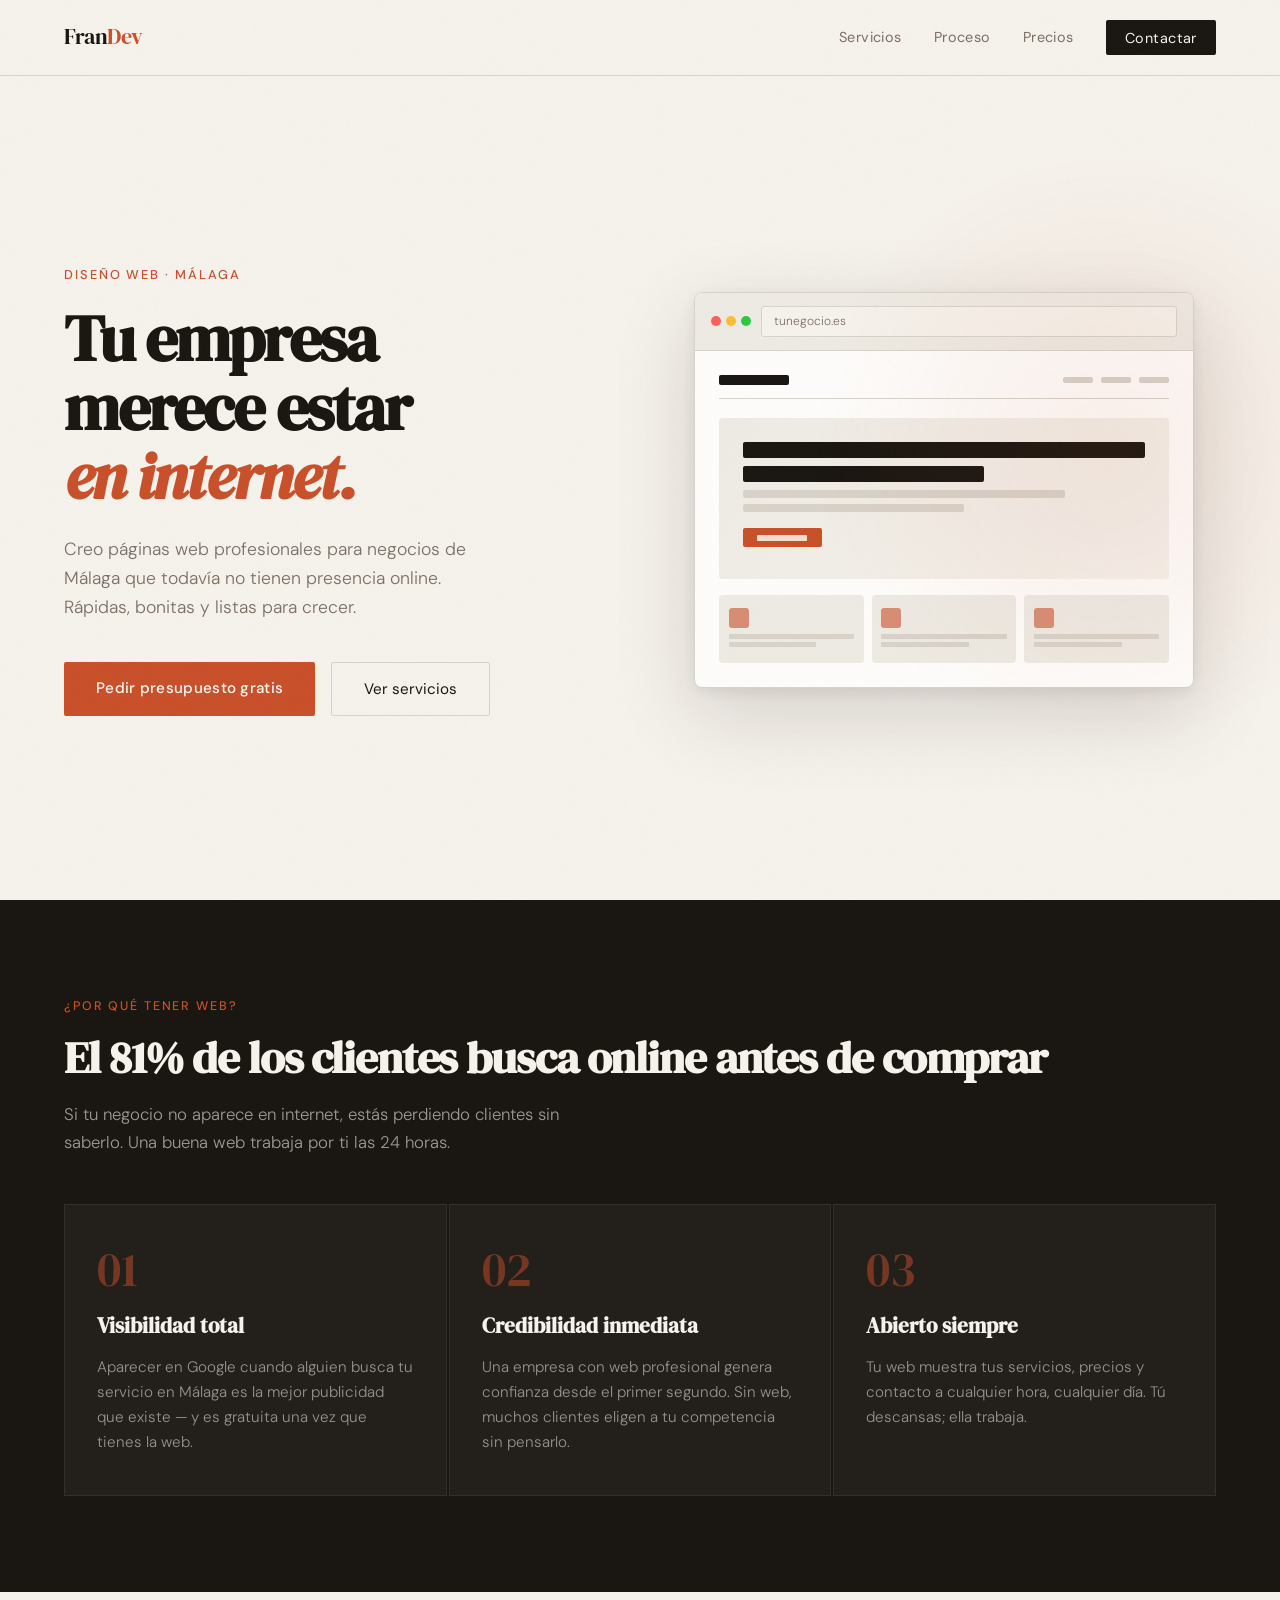
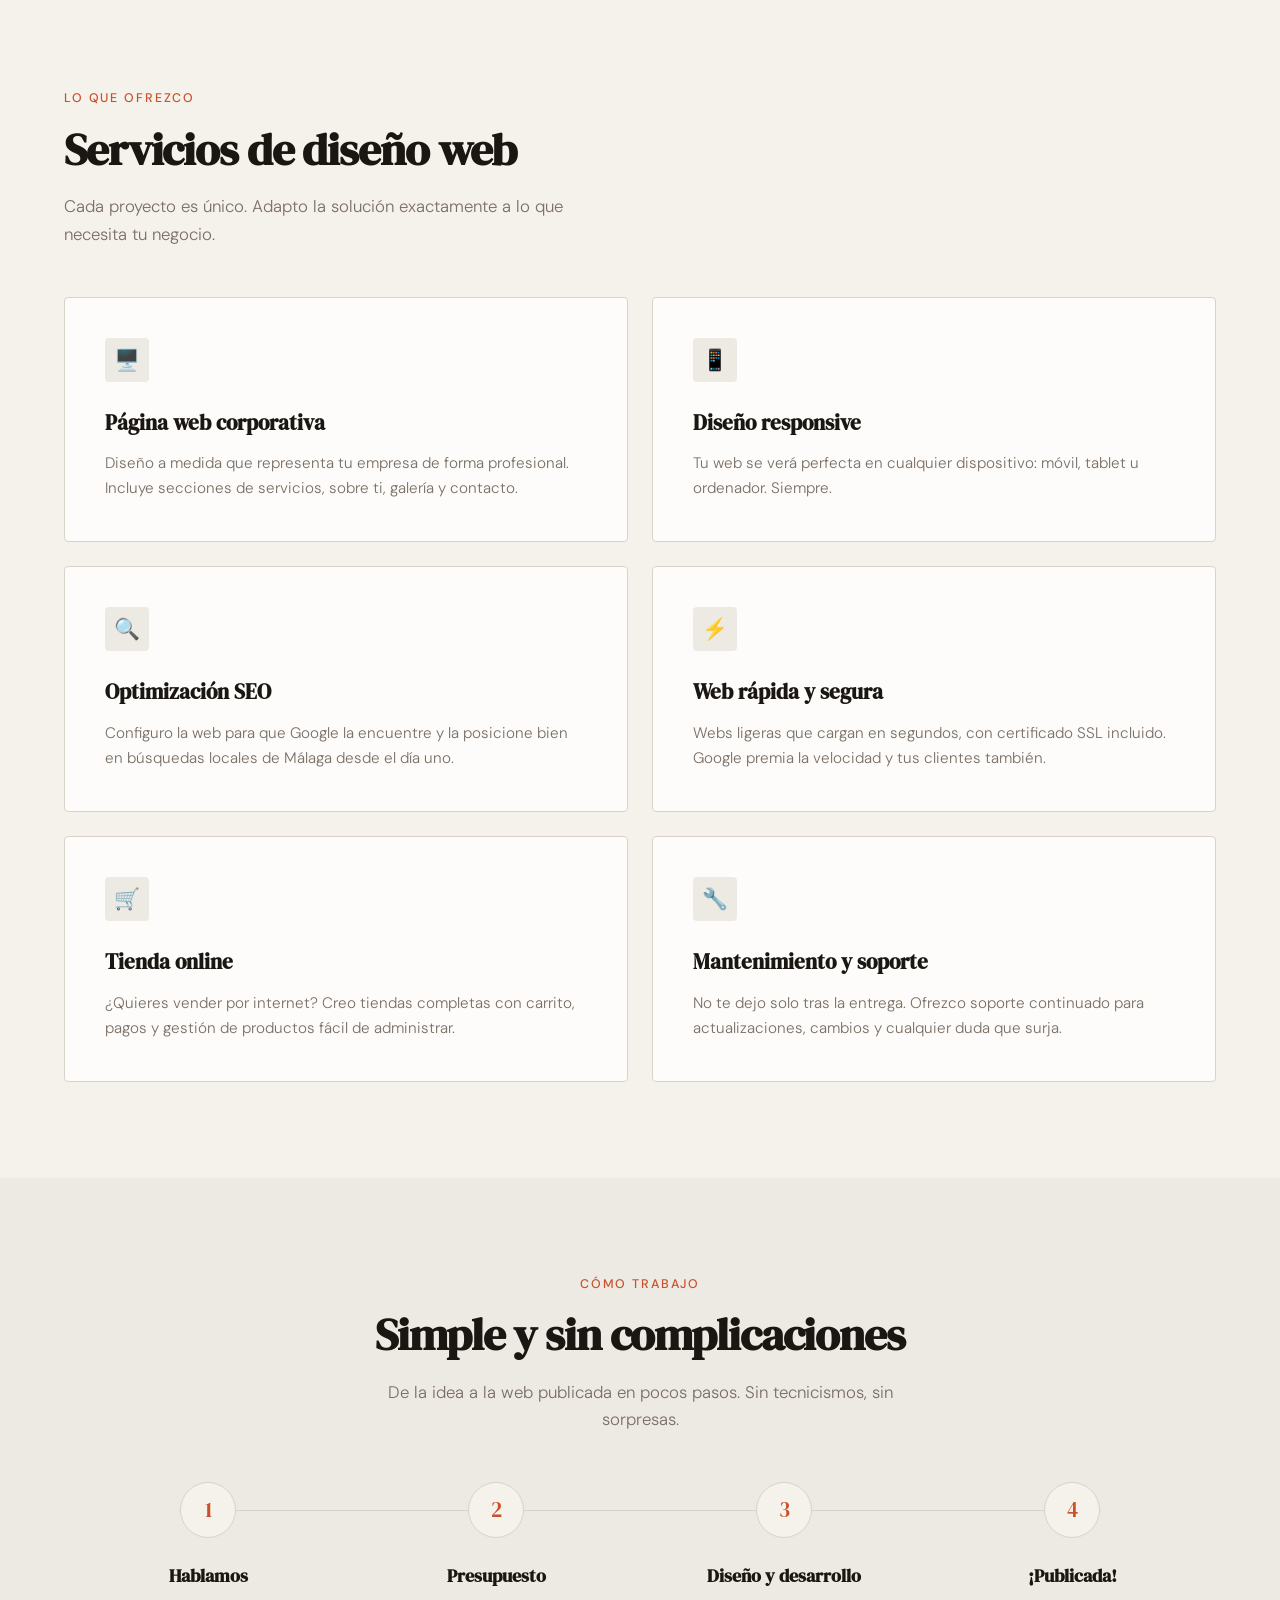
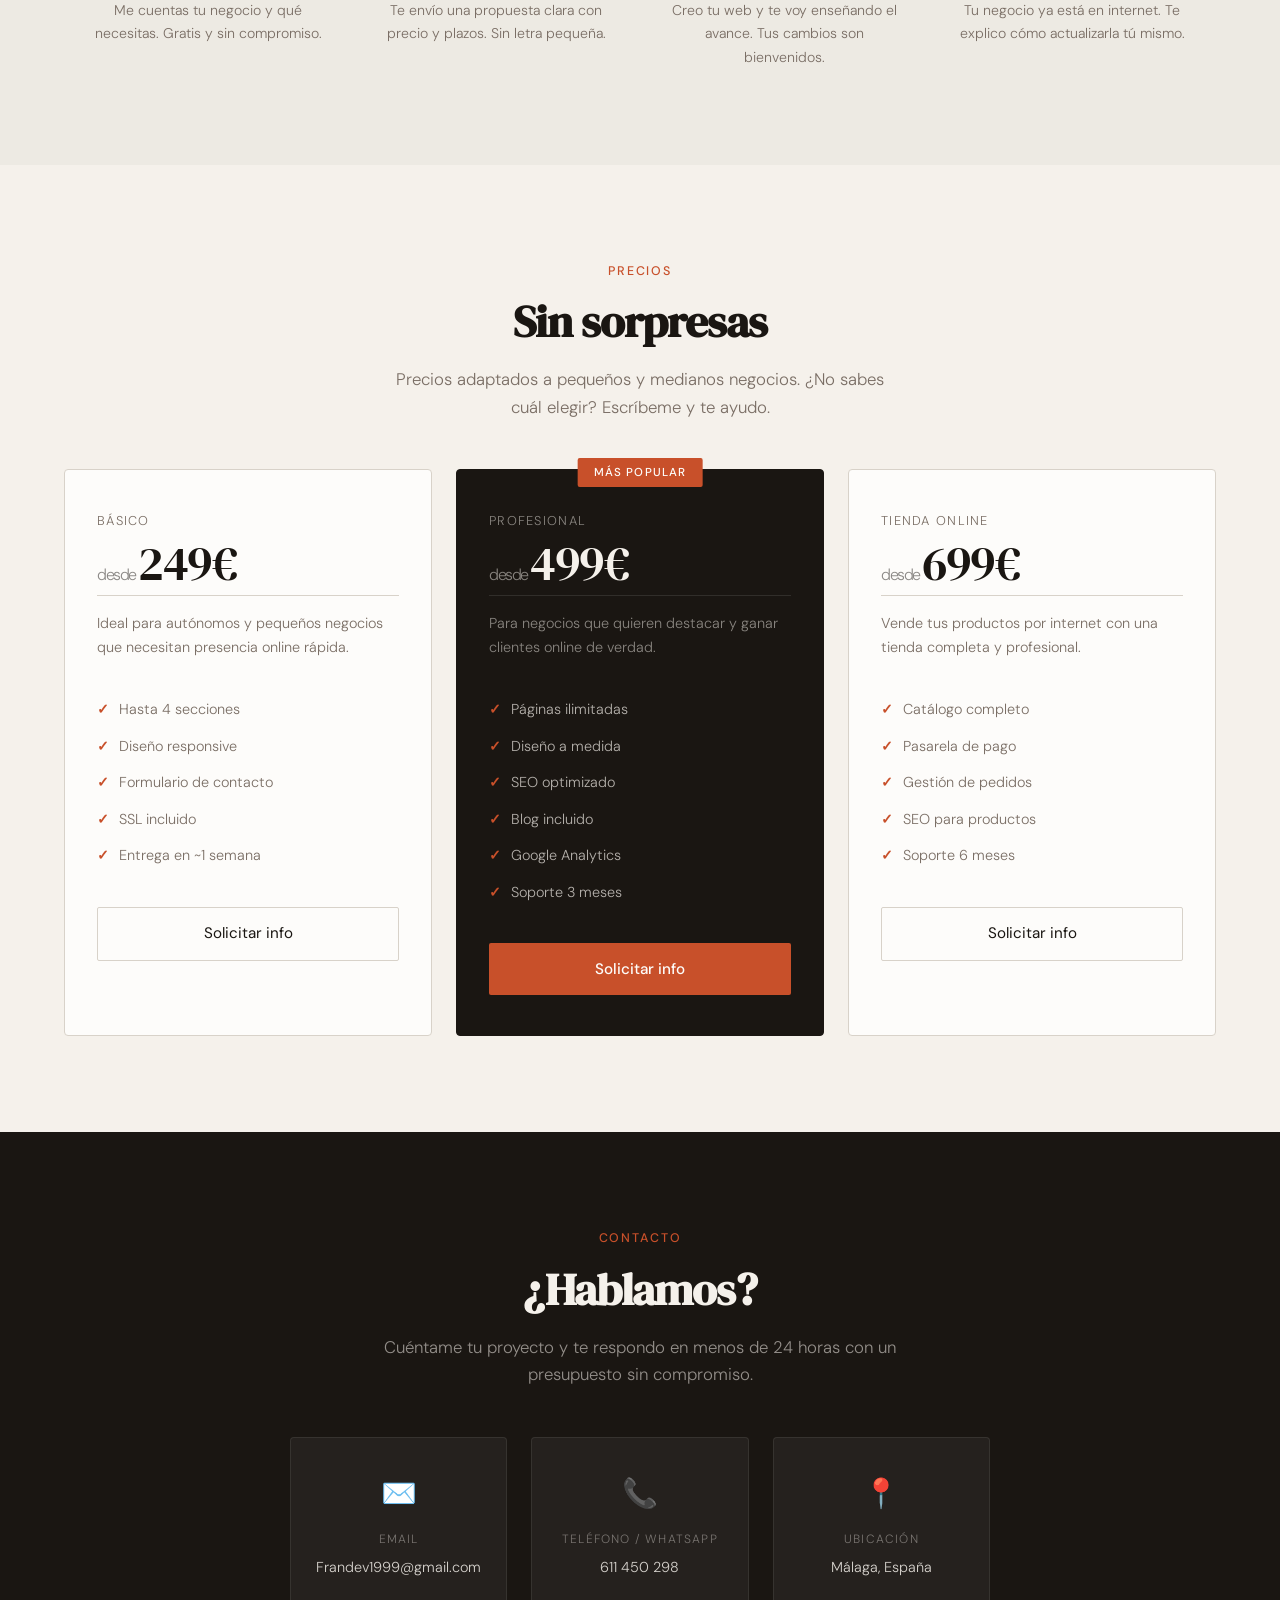
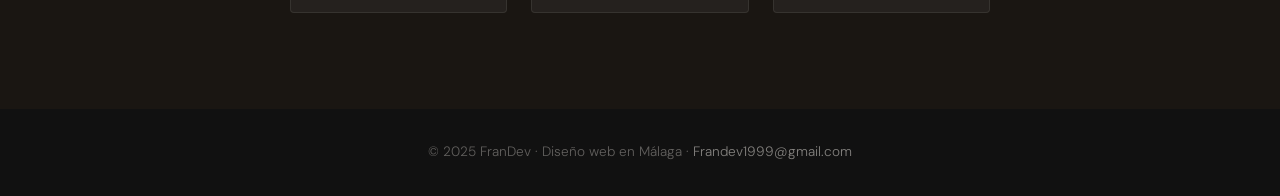
<file: PaginaFranDEV/index.html>
<!DOCTYPE html>
<html lang="es">
<head>
  <meta charset="UTF-8" />
  <meta name="viewport" content="width=device-width, initial-scale=1.0" />
  <title>FranDev — Páginas Web para Empresas en Málaga</title>
  <link rel="icon" href="favicon.png" type="image/png">
  <link rel="preconnect" href="https://fonts.googleapis.com" />
  <link href="https://fonts.googleapis.com/css2?family=DM+Serif+Display:ital@0;1&family=DM+Sans:wght@300;400;500;600&display=swap" rel="stylesheet" />
  <link rel="stylesheet" href="styles.css" />
</head>
<body>

<!-- NAV -->
<nav>
  <a class="nav-logo" href="#">Fran<span>Dev</span></a>
  <ul class="nav-links">
    <li><a href="#servicios">Servicios</a></li>
    <li><a href="#proceso">Proceso</a></li>
    <li><a href="#precios">Precios</a></li>
    <li><a href="#contacto" class="nav-cta">Contactar</a></li>
  </ul>
  <button class="hamburger" id="hamburger" aria-label="Menú">
    <span></span><span></span><span></span>
  </button>
</nav>

<!-- MOBILE MENU -->
<div class="mobile-menu" id="mobileMenu">
  <a href="#servicios" onclick="closeMenu()">Servicios</a>
  <a href="#proceso" onclick="closeMenu()">Proceso</a>
  <a href="#precios" onclick="closeMenu()">Precios</a>
  <a href="#contacto" onclick="closeMenu()">Contactar →</a>
</div>

<!-- HERO -->
<section class="hero">
  <div class="hero-text">
    <p class="hero-eyebrow">Diseño Web · Málaga</p>
    <h1>Tu empresa<br />merece estar<br /><em>en internet.</em></h1>
    <p class="hero-desc">
      Creo páginas web profesionales para negocios de Málaga que todavía no tienen presencia online. Rápidas, bonitas y listas para crecer.
    </p>
    <div class="hero-actions">
      <a href="#contacto" class="btn-primary">Pedir presupuesto gratis</a>
      <a href="#servicios" class="btn-outline">Ver servicios</a>
    </div>
  </div>

  <div class="hero-visual">
    <div class="browser-mock">
      <div class="browser-bar">
        <div class="browser-dots">
          <span></span><span></span><span></span>
        </div>
        <div class="browser-url">tunegocio.es</div>
      </div>
      <div class="browser-content">
        <div class="mock-header">
          <div class="mock-logo"></div>
          <div class="mock-nav">
            <span></span><span></span><span></span>
          </div>
        </div>
        <div class="mock-hero-block">
          <div class="mock-h"></div>
          <div class="mock-h short"></div>
          <div class="mock-p mid"></div>
          <div class="mock-p short"></div>
          <div class="mock-btn"><div class="mock-btn-inner"></div></div>
        </div>
        <div class="mock-cards">
          <div class="mock-card">
            <div class="mock-card-icon"></div>
            <div class="mock-card-line"></div>
            <div class="mock-card-line short"></div>
          </div>
          <div class="mock-card">
            <div class="mock-card-icon"></div>
            <div class="mock-card-line"></div>
            <div class="mock-card-line short"></div>
          </div>
          <div class="mock-card">
            <div class="mock-card-icon"></div>
            <div class="mock-card-line"></div>
            <div class="mock-card-line short"></div>
          </div>
        </div>
      </div>
    </div>
  </div>
</section>

<!-- WHY -->
<section class="why">
  <div class="reveal">
    <p class="section-eyebrow">¿Por qué tener web?</p>
    <h2 class="section-title">El 81% de los clientes busca online antes de comprar</h2>
    <p class="section-sub">Si tu negocio no aparece en internet, estás perdiendo clientes sin saberlo. Una buena web trabaja por ti las 24 horas.</p>
  </div>
  <div class="why-grid reveal">
    <div class="why-card">
      <div class="why-number">01</div>
      <h3>Visibilidad total</h3>
      <p>Aparecer en Google cuando alguien busca tu servicio en Málaga es la mejor publicidad que existe — y es gratuita una vez que tienes la web.</p>
    </div>
    <div class="why-card">
      <div class="why-number">02</div>
      <h3>Credibilidad inmediata</h3>
      <p>Una empresa con web profesional genera confianza desde el primer segundo. Sin web, muchos clientes eligen a tu competencia sin pensarlo.</p>
    </div>
    <div class="why-card">
      <div class="why-number">03</div>
      <h3>Abierto siempre</h3>
      <p>Tu web muestra tus servicios, precios y contacto a cualquier hora, cualquier día. Tú descansas; ella trabaja.</p>
    </div>
  </div>
</section>

<!-- SERVICES -->
<section id="servicios">
  <div class="reveal">
    <p class="section-eyebrow">Lo que ofrezco</p>
    <h2 class="section-title">Servicios de diseño web</h2>
    <p class="section-sub">Cada proyecto es único. Adapto la solución exactamente a lo que necesita tu negocio.</p>
  </div>
  <div class="services-grid reveal">
    <div class="service-card">
      <div class="service-icon">🖥️</div>
      <h3>Página web corporativa</h3>
      <p>Diseño a medida que representa tu empresa de forma profesional. Incluye secciones de servicios, sobre ti, galería y contacto.</p>
    </div>
    <div class="service-card">
      <div class="service-icon">📱</div>
      <h3>Diseño responsive</h3>
      <p>Tu web se verá perfecta en cualquier dispositivo: móvil, tablet u ordenador. Siempre.</p>
    </div>
    <div class="service-card">
      <div class="service-icon">🔍</div>
      <h3>Optimización SEO</h3>
      <p>Configuro la web para que Google la encuentre y la posicione bien en búsquedas locales de Málaga desde el día uno.</p>
    </div>
    <div class="service-card">
      <div class="service-icon">⚡</div>
      <h3>Web rápida y segura</h3>
      <p>Webs ligeras que cargan en segundos, con certificado SSL incluido. Google premia la velocidad y tus clientes también.</p>
    </div>
    <div class="service-card">
      <div class="service-icon">🛒</div>
      <h3>Tienda online</h3>
      <p>¿Quieres vender por internet? Creo tiendas completas con carrito, pagos y gestión de productos fácil de administrar.</p>
    </div>
    <div class="service-card">
      <div class="service-icon">🔧</div>
      <h3>Mantenimiento y soporte</h3>
      <p>No te dejo solo tras la entrega. Ofrezco soporte continuado para actualizaciones, cambios y cualquier duda que surja.</p>
    </div>
  </div>
</section>

<!-- PROCESS -->
<section id="proceso" class="process">
  <div class="reveal" style="text-align:center;">
    <p class="section-eyebrow">Cómo trabajo</p>
    <h2 class="section-title">Simple y sin complicaciones</h2>
    <p class="section-sub" style="margin:0 auto;">De la idea a la web publicada en pocos pasos. Sin tecnicismos, sin sorpresas.</p>
  </div>
  <div class="steps reveal">
    <div class="step">
      <div class="step-num">1</div>
      <h3>Hablamos</h3>
      <p>Me cuentas tu negocio y qué necesitas. Gratis y sin compromiso.</p>
    </div>
    <div class="step">
      <div class="step-num">2</div>
      <h3>Presupuesto</h3>
      <p>Te envío una propuesta clara con precio y plazos. Sin letra pequeña.</p>
    </div>
    <div class="step">
      <div class="step-num">3</div>
      <h3>Diseño y desarrollo</h3>
      <p>Creo tu web y te voy enseñando el avance. Tus cambios son bienvenidos.</p>
    </div>
    <div class="step">
      <div class="step-num">4</div>
      <h3>¡Publicada!</h3>
      <p>Tu negocio ya está en internet. Te explico cómo actualizarla tú mismo.</p>
    </div>
  </div>
</section>

<!-- PRICING -->
<section id="precios">
  <div class="reveal" style="text-align:center;">
    <p class="section-eyebrow">Precios</p>
    <h2 class="section-title">Sin sorpresas</h2>
    <p class="section-sub" style="margin:0 auto;">Precios adaptados a pequeños y medianos negocios. ¿No sabes cuál elegir? Escríbeme y te ayudo.</p>
  </div>
  <div class="pricing-grid reveal">
    <div class="pricing-card">
      <div class="pricing-plan">Básico</div>
      <div class="pricing-price"><span class="pricing-from">desde </span>249€</div>
      <p class="pricing-desc">Ideal para autónomos y pequeños negocios que necesitan presencia online rápida.</p>
      <ul class="pricing-features">
        <li>Hasta 4 secciones</li>
        <li>Diseño responsive</li>
        <li>Formulario de contacto</li>
        <li>SSL incluido</li>
        <li>Entrega en ~1 semana</li>
      </ul>
      <a href="#contacto" class="btn-outline-dark">Solicitar info</a>
    </div>
    <div class="pricing-card featured">
      <div class="pricing-badge">Más popular</div>
      <div class="pricing-plan">Profesional</div>
      <div class="pricing-price"><span class="pricing-from">desde </span>499€</div>
      <p class="pricing-desc">Para negocios que quieren destacar y ganar clientes online de verdad.</p>
      <ul class="pricing-features">
        <li>Páginas ilimitadas</li>
        <li>Diseño a medida</li>
        <li>SEO optimizado</li>
        <li>Blog incluido</li>
        <li>Google Analytics</li>
        <li>Soporte 3 meses</li>
      </ul>
      <a href="#contacto" class="btn-featured">Solicitar info</a>
    </div>
    <div class="pricing-card">
      <div class="pricing-plan">Tienda Online</div>
      <div class="pricing-price"><span class="pricing-from">desde </span>699€</div>
      <p class="pricing-desc">Vende tus productos por internet con una tienda completa y profesional.</p>
      <ul class="pricing-features">
        <li>Catálogo completo</li>
        <li>Pasarela de pago</li>
        <li>Gestión de pedidos</li>
        <li>SEO para productos</li>
        <li>Soporte 6 meses</li>
      </ul>
      <a href="#contacto" class="btn-outline-dark">Solicitar info</a>
    </div>
  </div>
</section>

<!-- CONTACT -->
<section id="contacto" class="contact">
  <div class="reveal">
    <p class="section-eyebrow">Contacto</p>
    <h2 class="section-title">¿Hablamos?</h2>
    <p class="section-sub">
      Cuéntame tu proyecto y te respondo en menos de 24 horas con un presupuesto sin compromiso.
    </p>
  </div>
  <div class="contact-grid reveal">
    <a href="mailto:Frandev1999@gmail.com" class="contact-item">
      <div class="contact-item-icon">✉️</div>
      <div class="contact-item-label">Email</div>
      <div class="contact-item-value">Frandev1999@gmail.com</div>
    </a>
    <a href="tel:+34611450298" class="contact-item">
      <div class="contact-item-icon">📞</div>
      <div class="contact-item-label">Teléfono / WhatsApp</div>
      <div class="contact-item-value">611 450 298</div>
    </a>
    <div class="contact-item">
      <div class="contact-item-icon">📍</div>
      <div class="contact-item-label">Ubicación</div>
      <div class="contact-item-value">Málaga, España</div>
    </div>
  </div>
</section>

<!-- FOOTER -->
<footer>
  <p>© 2025 FranDev · Diseño web en Málaga · <a href="mailto:Frandev1999@gmail.com">Frandev1999@gmail.com</a></p>
</footer>

<script src="script.js"></script>
</body>
</html>
</file>
<file: PaginaFranDEV/styles.css>
*, *::before, *::after { box-sizing: border-box; margin: 0; padding: 0; }

:root {
  --bg: #F5F1EB;
  --ink: #1A1612;
  --accent: #C8502A;
  --muted: #7A6E65;
  --card: #EDEAE3;
  --border: #D8D2C9;
  --white: #FDFCFA;
}

html { scroll-behavior: smooth; }

body {
  background: var(--bg);
  color: var(--ink);
  font-family: 'DM Sans', sans-serif;
  font-weight: 300;
  line-height: 1.65;
  overflow-x: hidden;
}

/* ── NOISE TEXTURE OVERLAY ── */
body::before {
  content: '';
  position: fixed;
  inset: 0;
  background-image: url("data:image/svg+xml,%3Csvg viewBox='0 0 256 256' xmlns='http://www.w3.org/2000/svg'%3E%3Cfilter id='noise'%3E%3CfeTurbulence type='fractalNoise' baseFrequency='0.9' numOctaves='4' stitchTiles='stitch'/%3E%3C/filter%3E%3Crect width='100%25' height='100%25' filter='url(%23noise)' opacity='0.04'/%3E%3C/svg%3E");
  pointer-events: none;
  z-index: 9999;
  opacity: 0.4;
}

/* ── NAV ── */
nav {
  position: fixed;
  top: 0; left: 0; right: 0;
  z-index: 100;
  display: flex;
  align-items: center;
  justify-content: space-between;
  padding: 1.2rem 5%;
  background: rgba(245,241,235,0.85);
  backdrop-filter: blur(12px);
  border-bottom: 1px solid var(--border);
}

.nav-logo {
  font-family: 'DM Serif Display', serif;
  font-size: 1.4rem;
  color: var(--ink);
  text-decoration: none;
  letter-spacing: -0.02em;
}
.nav-logo span { color: var(--accent); }

.nav-links {
  display: flex;
  gap: 2rem;
  list-style: none;
}
.nav-links a {
  text-decoration: none;
  color: var(--muted);
  font-size: 0.9rem;
  font-weight: 400;
  letter-spacing: 0.03em;
  transition: color 0.2s;
}
.nav-links a:hover { color: var(--accent); }

.nav-cta {
  background: var(--ink);
  color: var(--bg) !important;
  padding: 0.55rem 1.2rem;
  border-radius: 2px;
  transition: background 0.2s !important;
}
.nav-cta:hover { background: var(--accent) !important; color: var(--white) !important; }

.hamburger {
  display: none;
  flex-direction: column;
  gap: 5px;
  cursor: pointer;
  background: none;
  border: none;
  padding: 4px;
}
.hamburger span {
  display: block;
  width: 24px;
  height: 2px;
  background: var(--ink);
  transition: all 0.3s;
}

/* ── HERO ── */
.hero {
  min-height: 100vh;
  display: grid;
  grid-template-columns: 1fr 1fr;
  align-items: center;
  padding: 0 5%;
  padding-top: 80px;
  gap: 4rem;
  position: relative;
  overflow: hidden;
}

.hero::after {
  content: '';
  position: absolute;
  right: -10%;
  top: 50%;
  transform: translateY(-50%);
  width: 600px;
  height: 600px;
  border-radius: 50%;
  background: radial-gradient(circle, rgba(200,80,42,0.08) 0%, transparent 70%);
  pointer-events: none;
}

.hero-eyebrow {
  font-size: 0.8rem;
  letter-spacing: 0.15em;
  text-transform: uppercase;
  color: var(--accent);
  font-weight: 500;
  margin-bottom: 1.2rem;
  opacity: 0;
  animation: fadeUp 0.7s ease forwards 0.1s;
}

.hero h1 {
  font-family: 'DM Serif Display', serif;
  font-size: clamp(2.8rem, 5vw, 4.5rem);
  line-height: 1.08;
  letter-spacing: -0.03em;
  margin-bottom: 1.5rem;
  opacity: 0;
  animation: fadeUp 0.7s ease forwards 0.25s;
}

.hero h1 em {
  font-style: italic;
  color: var(--accent);
}

.hero-desc {
  font-size: 1.1rem;
  color: var(--muted);
  max-width: 440px;
  margin-bottom: 2.5rem;
  opacity: 0;
  animation: fadeUp 0.7s ease forwards 0.4s;
}

.hero-actions {
  display: flex;
  gap: 1rem;
  flex-wrap: wrap;
  opacity: 0;
  animation: fadeUp 0.7s ease forwards 0.55s;
}

.btn-primary {
  display: inline-block;
  background: var(--accent);
  color: var(--white);
  padding: 0.85rem 2rem;
  border-radius: 2px;
  text-decoration: none;
  font-weight: 500;
  font-size: 0.95rem;
  transition: background 0.2s, transform 0.15s;
  letter-spacing: 0.02em;
}
.btn-primary:hover { background: #a83f1f; transform: translateY(-1px); }

.btn-outline {
  display: inline-block;
  border: 1px solid var(--border);
  color: var(--ink);
  padding: 0.85rem 2rem;
  border-radius: 2px;
  text-decoration: none;
  font-weight: 400;
  font-size: 0.95rem;
  transition: border-color 0.2s, background 0.2s;
}
.btn-outline:hover { border-color: var(--ink); background: var(--card); }

/* Hero visual */
.hero-visual {
  display: flex;
  align-items: center;
  justify-content: center;
  opacity: 0;
  animation: fadeIn 1s ease forwards 0.6s;
}

.browser-mock {
  width: 100%;
  max-width: 500px;
  background: var(--white);
  border-radius: 8px;
  box-shadow: 0 24px 80px rgba(26,22,18,0.15), 0 4px 16px rgba(26,22,18,0.08);
  overflow: hidden;
  border: 1px solid var(--border);
}

.browser-bar {
  background: var(--card);
  padding: 0.8rem 1rem;
  display: flex;
  align-items: center;
  gap: 0.6rem;
  border-bottom: 1px solid var(--border);
}

.browser-dots {
  display: flex;
  gap: 5px;
}
.browser-dots span {
  width: 10px; height: 10px;
  border-radius: 50%;
  background: var(--border);
}
.browser-dots span:nth-child(1) { background: #FF6058; }
.browser-dots span:nth-child(2) { background: #FFBD2E; }
.browser-dots span:nth-child(3) { background: #29CA41; }

.browser-url {
  flex: 1;
  background: var(--bg);
  border-radius: 3px;
  padding: 0.3rem 0.8rem;
  font-size: 0.75rem;
  color: var(--muted);
  border: 1px solid var(--border);
}

.browser-content {
  padding: 1.5rem;
}

.mock-header {
  display: flex;
  align-items: center;
  justify-content: space-between;
  margin-bottom: 1.2rem;
  padding-bottom: 0.8rem;
  border-bottom: 1px solid var(--border);
}

.mock-logo {
  width: 70px;
  height: 10px;
  background: var(--ink);
  border-radius: 2px;
}

.mock-nav {
  display: flex;
  gap: 8px;
}
.mock-nav span {
  width: 30px;
  height: 6px;
  background: var(--border);
  border-radius: 2px;
}

.mock-hero-block {
  background: linear-gradient(135deg, var(--card) 0%, var(--bg) 100%);
  border-radius: 4px;
  padding: 1.5rem;
  margin-bottom: 1rem;
}

.mock-h { height: 16px; background: var(--ink); border-radius: 2px; margin-bottom: 0.5rem; }
.mock-h.short { width: 60%; }
.mock-p { height: 8px; background: var(--border); border-radius: 2px; margin-bottom: 0.4rem; }
.mock-p.mid { width: 80%; }
.mock-p.short { width: 55%; }

.mock-btn {
  display: inline-block;
  margin-top: 0.6rem;
  padding: 0.4rem 0.9rem;
  background: var(--accent);
  border-radius: 2px;
}
.mock-btn-inner { height: 6px; width: 50px; background: rgba(255,255,255,0.8); border-radius: 1px; }

.mock-cards {
  display: grid;
  grid-template-columns: 1fr 1fr 1fr;
  gap: 8px;
}
.mock-card {
  background: var(--card);
  border-radius: 4px;
  padding: 0.8rem 0.6rem;
}
.mock-card-icon { width: 20px; height: 20px; background: var(--accent); border-radius: 3px; margin-bottom: 6px; opacity: 0.6; }
.mock-card-line { height: 5px; background: var(--border); border-radius: 1px; margin-bottom: 3px; }
.mock-card-line.short { width: 70%; }

/* ── SECTIONS SHARED ── */
section { padding: 6rem 5%; }

.section-eyebrow {
  font-size: 0.78rem;
  letter-spacing: 0.15em;
  text-transform: uppercase;
  color: var(--accent);
  font-weight: 500;
  margin-bottom: 1rem;
}

.section-title {
  font-family: 'DM Serif Display', serif;
  font-size: clamp(2rem, 3.5vw, 3rem);
  line-height: 1.1;
  letter-spacing: -0.025em;
  margin-bottom: 1.2rem;
}

.section-sub {
  color: var(--muted);
  font-size: 1.05rem;
  max-width: 520px;
  margin-bottom: 3rem;
}

/* ── WHY ── */
.why {
  background: var(--ink);
  color: var(--bg);
}

.why .section-eyebrow { color: var(--accent); }
.why .section-sub { color: rgba(245,241,235,0.6); }

.why-grid {
  display: grid;
  grid-template-columns: repeat(3, 1fr);
  gap: 2px;
  margin-top: 3rem;
}

.why-card {
  background: rgba(255,255,255,0.04);
  padding: 2.5rem 2rem;
  border: 1px solid rgba(255,255,255,0.07);
  transition: background 0.2s;
}
.why-card:hover { background: rgba(255,255,255,0.07); }

.why-number {
  font-family: 'DM Serif Display', serif;
  font-size: 3rem;
  color: var(--accent);
  opacity: 0.5;
  line-height: 1;
  margin-bottom: 1rem;
}

.why-card h3 {
  font-family: 'DM Serif Display', serif;
  font-size: 1.3rem;
  margin-bottom: 0.7rem;
  color: var(--bg);
}

.why-card p { color: rgba(245,241,235,0.55); font-size: 0.95rem; }

/* ── SERVICES ── */
.services-grid {
  display: grid;
  grid-template-columns: repeat(2, 1fr);
  gap: 1.5rem;
  margin-top: 1rem;
}

.service-card {
  background: var(--white);
  border: 1px solid var(--border);
  border-radius: 4px;
  padding: 2.5rem;
  transition: box-shadow 0.2s, transform 0.2s;
  position: relative;
  overflow: hidden;
}
.service-card::before {
  content: '';
  position: absolute;
  top: 0; left: 0;
  width: 3px; height: 0;
  background: var(--accent);
  transition: height 0.3s ease;
}
.service-card:hover { box-shadow: 0 8px 32px rgba(26,22,18,0.1); transform: translateY(-2px); }
.service-card:hover::before { height: 100%; }

.service-icon {
  width: 44px; height: 44px;
  background: var(--card);
  border-radius: 4px;
  display: flex;
  align-items: center;
  justify-content: center;
  margin-bottom: 1.5rem;
  font-size: 1.3rem;
}

.service-card h3 {
  font-family: 'DM Serif Display', serif;
  font-size: 1.3rem;
  margin-bottom: 0.7rem;
}

.service-card p { color: var(--muted); font-size: 0.95rem; }

/* ── PROCESS ── */
.process { background: var(--card); }

.steps {
  display: grid;
  grid-template-columns: repeat(4, 1fr);
  gap: 0;
  margin-top: 3rem;
  position: relative;
}

.steps::before {
  content: '';
  position: absolute;
  top: 28px;
  left: 10%;
  right: 10%;
  height: 1px;
  background: var(--border);
  z-index: 0;
}

.step {
  text-align: center;
  padding: 0 1.5rem;
  position: relative;
  z-index: 1;
}

.step-num {
  width: 56px; height: 56px;
  border-radius: 50%;
  background: var(--bg);
  border: 1px solid var(--border);
  display: flex;
  align-items: center;
  justify-content: center;
  margin: 0 auto 1.5rem;
  font-family: 'DM Serif Display', serif;
  font-size: 1.3rem;
  color: var(--accent);
  transition: background 0.2s, border-color 0.2s;
}
.step:hover .step-num { background: var(--accent); color: var(--white); border-color: var(--accent); }

.step h3 {
  font-family: 'DM Serif Display', serif;
  font-size: 1.1rem;
  margin-bottom: 0.5rem;
}

.step p { color: var(--muted); font-size: 0.88rem; }

/* ── PRICING ── */
.pricing-grid {
  display: grid;
  grid-template-columns: repeat(3, 1fr);
  gap: 1.5rem;
  margin-top: 3rem;
}

.pricing-card {
  background: var(--white);
  border: 1px solid var(--border);
  border-radius: 4px;
  padding: 2.5rem 2rem;
  position: relative;
  transition: transform 0.2s, box-shadow 0.2s;
}
.pricing-card:hover { transform: translateY(-3px); box-shadow: 0 12px 40px rgba(26,22,18,0.1); }

.pricing-card.featured {
  background: var(--ink);
  color: var(--bg);
  border-color: var(--ink);
}

.pricing-badge {
  position: absolute;
  top: -12px;
  left: 50%;
  transform: translateX(-50%);
  background: var(--accent);
  color: var(--white);
  font-size: 0.72rem;
  font-weight: 500;
  letter-spacing: 0.1em;
  text-transform: uppercase;
  padding: 0.3rem 1rem;
  border-radius: 2px;
}

.pricing-plan {
  font-size: 0.8rem;
  letter-spacing: 0.1em;
  text-transform: uppercase;
  color: var(--muted);
  margin-bottom: 0.5rem;
}
.featured .pricing-plan { color: rgba(245,241,235,0.5); }

.pricing-price {
  font-family: 'DM Serif Display', serif;
  font-size: 3rem;
  line-height: 1;
  margin: 0.5rem 0;
  letter-spacing: -0.03em;
}

.pricing-from {
  font-size: 1rem;
  font-family: 'DM Sans', sans-serif;
  font-weight: 300;
  opacity: 0.5;
}

.pricing-desc {
  font-size: 0.9rem;
  color: var(--muted);
  margin-bottom: 2rem;
  padding-top: 1rem;
  border-top: 1px solid var(--border);
}
.featured .pricing-desc { color: rgba(245,241,235,0.5); border-color: rgba(255,255,255,0.1); }

.pricing-features {
  list-style: none;
  margin-bottom: 2rem;
}
.pricing-features li {
  font-size: 0.9rem;
  padding: 0.4rem 0;
  display: flex;
  align-items: center;
  gap: 0.6rem;
  color: var(--muted);
}
.featured .pricing-features li { color: rgba(245,241,235,0.7); }
.pricing-features li::before {
  content: '✓';
  color: var(--accent);
  font-weight: 600;
  flex-shrink: 0;
}

.btn-featured {
  display: block;
  text-align: center;
  background: var(--accent);
  color: var(--white);
  padding: 0.85rem;
  border-radius: 2px;
  text-decoration: none;
  font-weight: 500;
  font-size: 0.95rem;
  transition: background 0.2s;
}
.btn-featured:hover { background: #a83f1f; }

.btn-outline-dark {
  display: block;
  text-align: center;
  border: 1px solid var(--border);
  color: var(--ink);
  padding: 0.85rem;
  border-radius: 2px;
  text-decoration: none;
  font-weight: 400;
  font-size: 0.95rem;
  transition: border-color 0.2s;
}
.btn-outline-dark:hover { border-color: var(--ink); }

/* ── CONTACT ── */
.contact {
  background: var(--ink);
  color: var(--bg);
  text-align: center;
}

.contact .section-title { color: var(--bg); }
.contact .section-sub { color: rgba(245,241,235,0.55); margin: 0 auto 3rem; }

.contact-grid {
  display: grid;
  grid-template-columns: repeat(3, 1fr);
  gap: 1.5rem;
  max-width: 700px;
  margin: 0 auto;
}

.contact-item {
  background: rgba(255,255,255,0.05);
  border: 1px solid rgba(255,255,255,0.08);
  border-radius: 4px;
  padding: 2rem 1.5rem;
  text-align: center;
  text-decoration: none;
  color: var(--bg);
  transition: background 0.2s, transform 0.2s;
}
.contact-item:hover { background: rgba(255,255,255,0.09); transform: translateY(-2px); }

.contact-item-icon { font-size: 1.8rem; margin-bottom: 0.8rem; }
.contact-item-label { font-size: 0.75rem; letter-spacing: 0.1em; text-transform: uppercase; color: rgba(245,241,235,0.4); margin-bottom: 0.4rem; }
.contact-item-value { font-size: 0.9rem; color: rgba(245,241,235,0.85); }

/* ── FOOTER ── */
footer {
  background: #111;
  color: rgba(245,241,235,0.35);
  text-align: center;
  padding: 2rem 5%;
  font-size: 0.85rem;
}

footer a { color: rgba(245,241,235,0.5); text-decoration: none; }
footer a:hover { color: var(--accent); }

/* ── ANIMATIONS ── */
@keyframes fadeUp {
  from { opacity: 0; transform: translateY(20px); }
  to   { opacity: 1; transform: translateY(0); }
}
@keyframes fadeIn {
  from { opacity: 0; }
  to   { opacity: 1; }
}

.reveal {
  opacity: 0;
  transform: translateY(24px);
  transition: opacity 0.7s ease, transform 0.7s ease;
}
.reveal.visible {
  opacity: 1;
  transform: translateY(0);
}

/* ── MOBILE MENU ── */
.mobile-menu {
  display: none;
  position: fixed;
  top: 65px; left: 0; right: 0;
  background: var(--bg);
  border-bottom: 1px solid var(--border);
  padding: 1.5rem 5%;
  z-index: 99;
  flex-direction: column;
  gap: 1.2rem;
}
.mobile-menu.open { display: flex; }
.mobile-menu a {
  text-decoration: none;
  color: var(--ink);
  font-size: 1.1rem;
  font-weight: 400;
  padding: 0.5rem 0;
  border-bottom: 1px solid var(--border);
}
.mobile-menu a:last-child { border-bottom: none; color: var(--accent); font-weight: 500; }

/* ── RESPONSIVE ── */
@media (max-width: 900px) {
  .hero {
    grid-template-columns: 1fr;
    text-align: center;
    padding-top: 100px;
    padding-bottom: 4rem;
    gap: 3rem;
  }
  .hero-desc { margin: 0 auto 2.5rem; }
  .hero-actions { justify-content: center; }
  .hero-visual { order: -1; }
  .browser-mock { max-width: 400px; }

  .why-grid { grid-template-columns: 1fr; gap: 1px; }
  .services-grid { grid-template-columns: 1fr; }
  .steps { grid-template-columns: repeat(2, 1fr); gap: 2rem; }
  .steps::before { display: none; }
  .pricing-grid { grid-template-columns: 1fr; max-width: 420px; margin-left: auto; margin-right: auto; }
  .contact-grid { grid-template-columns: 1fr; max-width: 320px; }

  .nav-links { display: none; }
  .hamburger { display: flex; }
}

@media (max-width: 520px) {
  .steps { grid-template-columns: 1fr; }
  .hero-actions { flex-direction: column; align-items: center; }
  .btn-primary, .btn-outline { width: 100%; text-align: center; }
}
</file>
